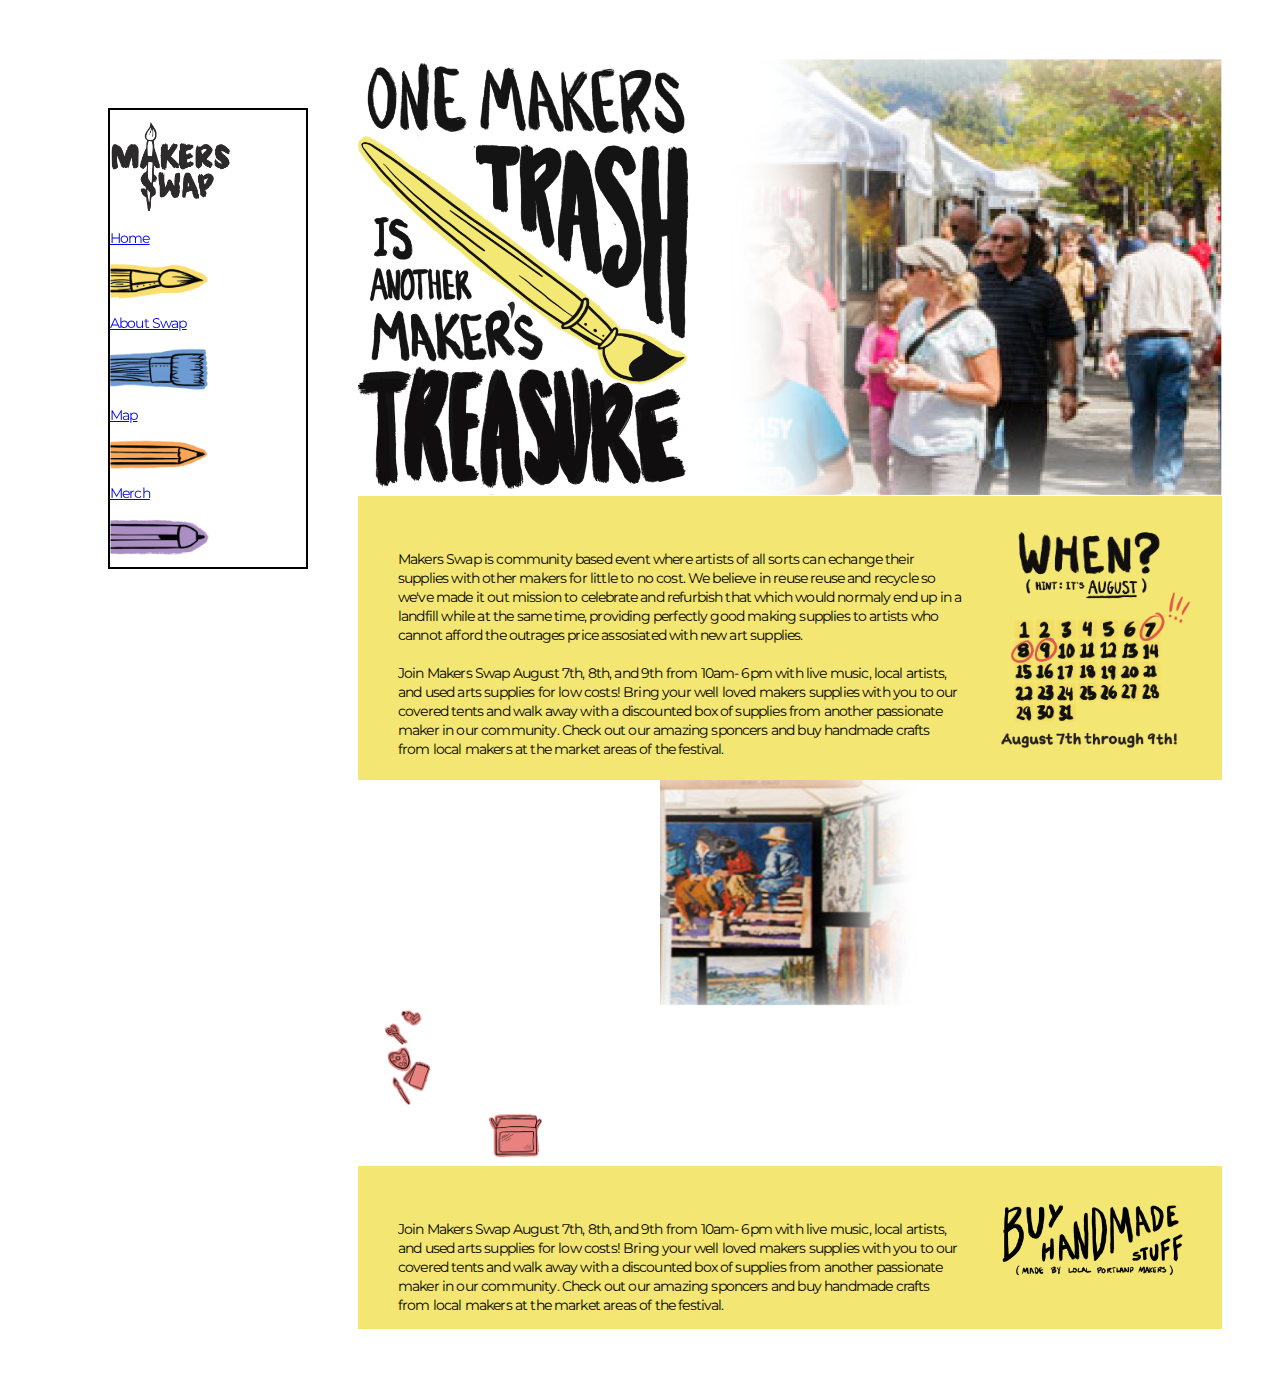
<file: index.html>
<!DOCTYPE html>
<html>

<head>
	<meta charset="utf-8">
	<meta name="viewport" content="width=device-width">
	<title>makersswap</title>
	<link href="style.css" rel="stylesheet" type="text/css" />
</head>

<body>
	<div class="parent">
		<div class="mobile-menu">
			<div id="dropme">
				<img class="logosidebar" <a href="about.html"src="images/mobilemenuyellow.png" >
        
            <div class="dropdown">

               <img src="images/yellowmenu.png" ></a>
              <a href="about.html" class="menuhover"><p>About Swap</p>
          <img src="images/bluemenu.png" class="logosidebar"></a>

          <a href="map.html" class="menuhover"><p>Map</p>
          <img src="images/orangemenu.png" class="logosidebar"></a>

          <a href="merch.html" class="menuhover"><p>Merch</p>
          <img src="images/purplemenu.png" class="logosidebar"></a>
        </div>
        </div>
  </div>
		<div class="sidebar">
			<img src= "images/logo.png" class="logo">

         <a href="index.html" class="menuhover"><p>Home</p>
          <img class="logosidebar" src="images/yellowmenu.png" ></a>

          <a href="about.html" class="menuhover"><p>About Swap</p>
          <img src="images/bluemenu.png" class="logosidebar"></a>

          <a href="map.html" class="menuhover"><p>Map</p>
          <img src="images/orangemenu.png" class="logosidebar"></a>

          <a href="merch.html" class="menuhover"><p>Merch</p>
          <img src="images/purplemenu.png" class="logosidebar"></a>
        
    </div>
    <div class="main">
      <img src="images/main1.png" class="mainimg" />
      <div class="yellow">
  <div class="yellowtype">
<p> 
  Makers Swap is  community based event where artists of all sorts can echange their supplies with other makers for little to no cost. We believe in reuse reuse and recycle so we've made it out mission to celebrate and refurbish that which would normaly end up in a landfill while at the same time, providing perfectly good making supplies to artists who cannot afford the outrages price assosiated with new art supplies. <br><br>Join Makers Swap August 7th, 8th, and 9th from 10am- 6pm with live music, local artists, and used arts supplies for low costs! 
  Bring your well loved makers supplies with you to our covered tents and walk away with a discounted box of supplies from another passionate maker in our community. Check out our amazing sponcers and buy handmade crafts from local makers at the market areas of the festival.</p>
</div>

 <img class="yellowimg" src="images/yellowimg1.png"/>
 </div>
      <div class="row">
      <div class="2-1">
        <img src="images/main2-1.png" class="mainimg2" />
        </div>
    
       <div class="2-2">

        <img src="images/falling.png" class="fallingstuff" />

        <img src="images/fallingbox.png" class="box" />

        </div>
        <div class="2-3"
        <img src="images/main2-3.png" class="mainimg2" />
        </div>
      </div>

 <div class="yellow">
  <div class="yellowtype">
<p> 
  Join Makers Swap August 7th, 8th, and 9th from 10am- 6pm with live music, local artists, and used arts supplies for low costs! 
  Bring your well loved makers supplies with you to our covered tents and walk away with a discounted box of supplies from another passionate maker in our community. Check out our amazing sponcers and buy handmade crafts from local makers at the market areas of the festival.</p>
</div>

 <img class="yellowimg" src="images/yellowimg2.png"/>
 </div>
</div>



<script
  src="https://code.jquery.com/jquery-3.6.0.min.js"
  integrity="sha256-/xUj+3OJU5yExlq6GSYGSHk7tPXikynS7ogEvDej/m4="
  crossorigin="anonymous"></script>
    <script src="script.js"></script>
  </body>
</html>
</file>
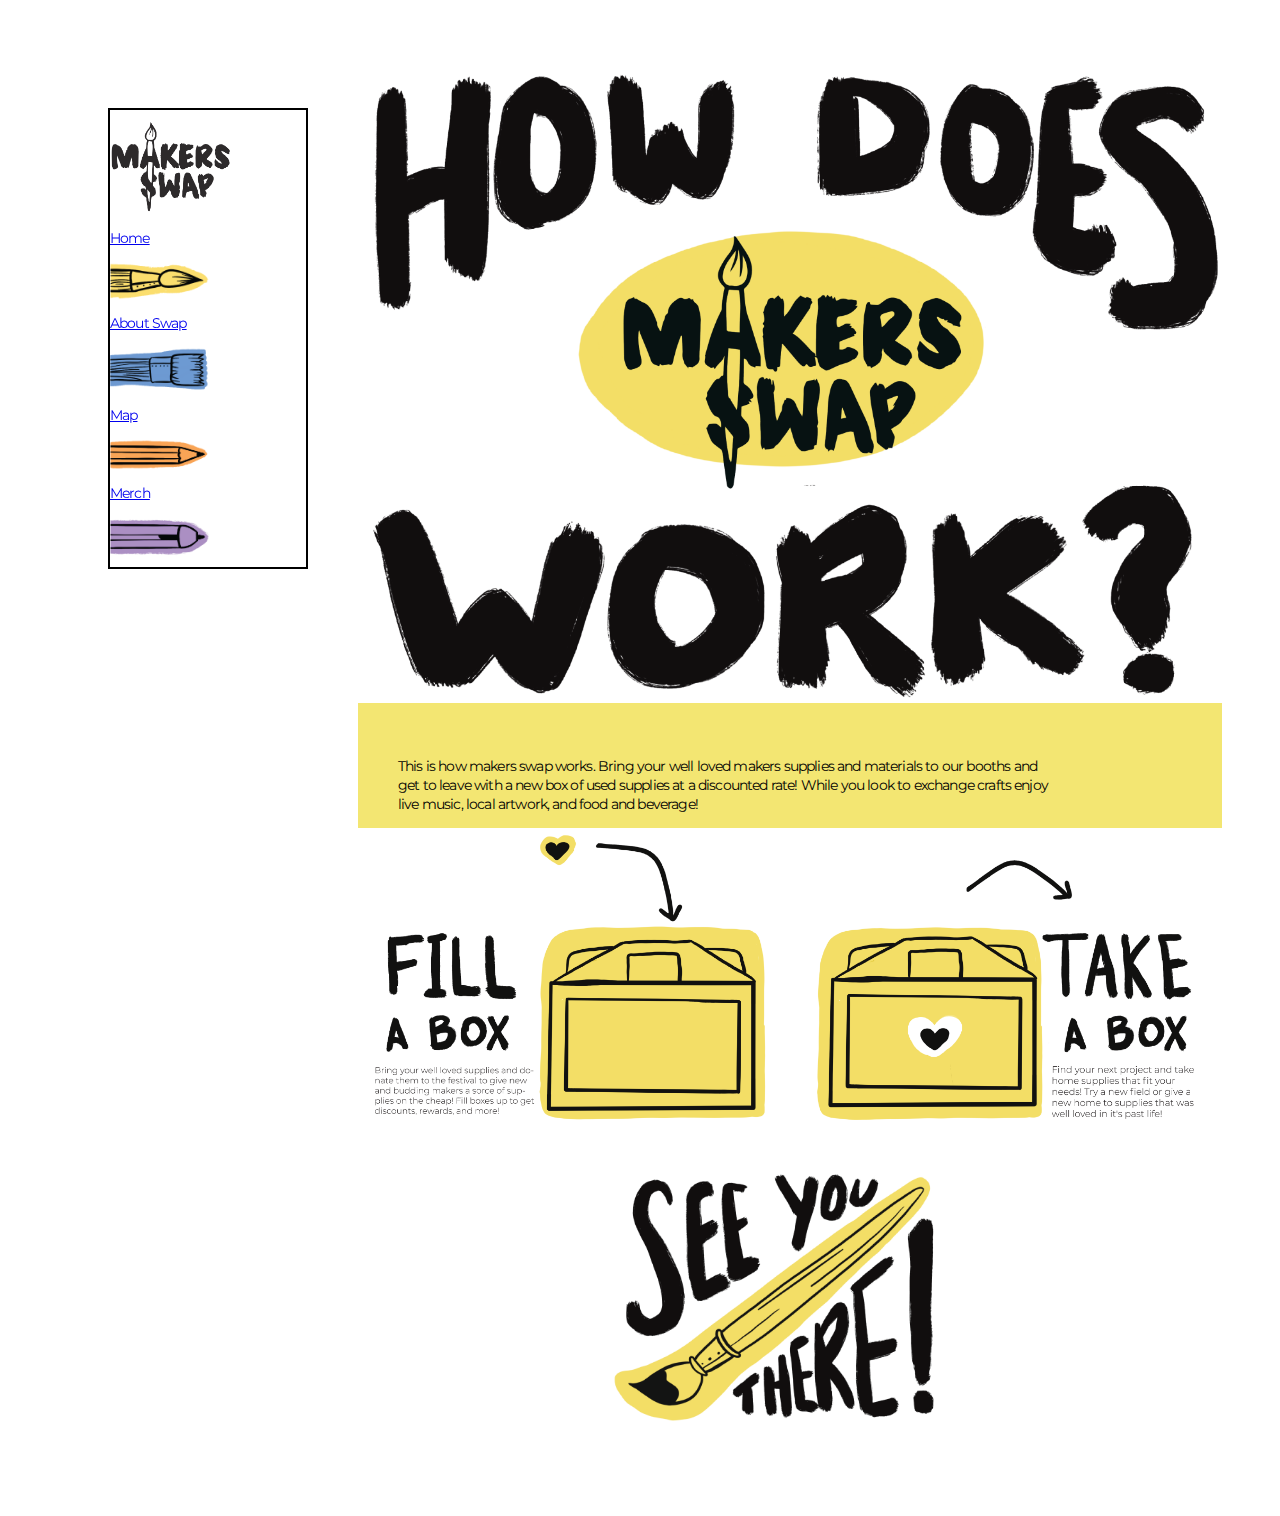
<file: about.html>
<html>

<head>
	<meta charset="utf-8">
	<meta name="viewport" content="width=device-width">
	<title>makersswap</title>
	<link href="style.css" rel="stylesheet" type="text/css" />
</head>

<body>
	<div class="parent">
    <div class="mobile-menu">
			<div id="dropme">
				<img class="logosidebar" src="images/mobilemenuyellow.png" >
        
            <div class="dropdown">
              <a href="about.html" class="menuhover"><p>About Swap</p>
          <img src="images/bluemenu.png" class="logosidebar"></a>

          <a href="map.html" class="menuhover"><p>Map</p>
          <img src="images/orangemenu.png" class="logosidebar"></a>

          <a href="merch.html" class="menuhover"><p>Merch</p>
          <img src="images/purplemenu.png" class="logosidebar"></a>
        </div>
        </div>
  </div>
		<div class="sidebar">
			<img src= "images/logo.png" class="logo">

         <a href="index.html"class="menuhover"><p>Home</p>
          <img class="logosidebar" src="images/yellowmenu.png" ></a>

          <a href="about.html" class="menuhover"><p>About Swap</p>
          <img src="images/bluemenu.png" class="logosidebar"></a>

          <a href="map.html" class="menuhover"><p>Map</p>
          <img src="images/orangemenu.png" class="logosidebar"></a>

          <a href="merch.html" class="menuhover"><p>Merch</p>
          <img src="images/purplemenu.png" class="logosidebar"></a>
        
        </div>
    <div class="main">
      <div class="sidebyside">
      <img src="images/howwork.png" class="mainimgside"/>
      </div> 
      <div class="yellow" >
      <div class="yellowtype">
<p> This is how makers swap works. Bring your well loved makers supplies and materials to our booths and get to leave with a new box of used supplies at a discounted rate! While you look to exchange crafts enjoy live music, local artwork, and food and beverage!</p>
</div>
</div>
<img src="images/howwork2.png" class="mainimg"/>
<img src="images/howwork3.png" class="mainimg"/>       
</div>
<script
  src="https://code.jquery.com/jquery-3.6.0.min.js"
  integrity="sha256-/xUj+3OJU5yExlq6GSYGSHk7tPXikynS7ogEvDej/m4="
  crossorigin="anonymous"></script>
    <script src="script.js"></script>
  </body>
</html>
</file>
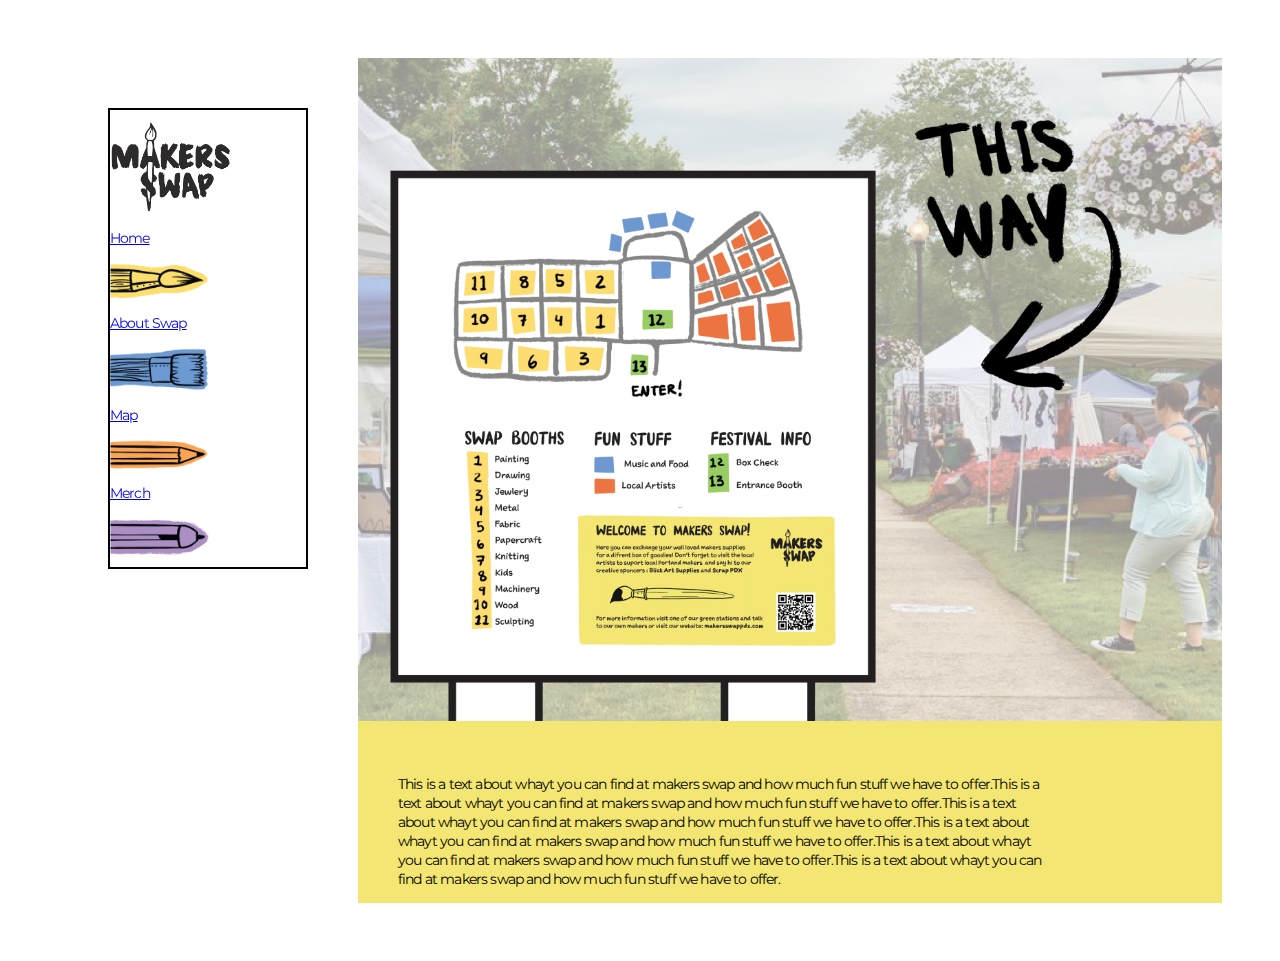
<file: map.html>
<html>

<head>
	<meta charset="utf-8">
	<meta name="viewport" content="width=device-width">
	<title>makersswap</title>
	<link href="style.css" rel="stylesheet" type="text/css" />
</head>

<body>
	<div class="parent">
    <div class="mobile-menu">
			<div id="dropme">
				<img class="logosidebar" src="images/mobilemenuyellow.png" >
        
            <div class="dropdown">
              <a href="about.html" class="menuhover"><p>About Swap</p>
          <img src="images/bluemenu.png" class="logosidebar"></a>

          <a href="map.html" class="menuhover"><p>Map</p>
          <img src="images/orangemenu.png" class="logosidebar"></a>

          <a href="merch.html" class="menuhover"><p>Merch</p>
          <img src="images/purplemenu.png" class="logosidebar"></a>
        </div>
        </div>
  </div>
		<div class="sidebar">
			<img src= "images/logo.png" class="logo">

         <a href="index.html"class="menuhover"><p>Home</p>
          <img class="logosidebar" src="images/yellowmenu.png" ></a>

          <a href="about.html" class="menuhover"><p>About Swap</p>
          <img src="images/bluemenu.png" class="logosidebar"></a>

          <a href="map.html" class="menuhover"><p>Map</p>
          <img src="images/orangemenu.png" class="logosidebar"></a>

          <a href="merch.html" class="menuhover"><p>Merch</p>
          <img src="images/purplemenu.png" class="logosidebar"></a>
        
        </div>
    <div class="main">
       <img src="images/map.png" class="mainimg" />
      <div class="yellow">
  <div class="yellowtype">
<p> 
  This is a text about whayt you can find at makers swap and how much fun stuff we have to offer.This is a text about whayt you can find at makers swap and how much fun stuff we have to offer.This is a text about whayt you can find at makers swap and how much fun stuff we have to offer.This is a text about whayt you can find at makers swap and how much fun stuff we have to offer.This is a text about whayt you can find at makers swap and how much fun stuff we have to offer.This is a text about whayt you can find at makers swap and how much fun stuff we have to offer.</p>
</div>

        </div>
      

</div>



<script
  src="https://code.jquery.com/jquery-3.6.0.min.js"
  integrity="sha256-/xUj+3OJU5yExlq6GSYGSHk7tPXikynS7ogEvDej/m4="
  crossorigin="anonymous"></script>
    <script src="script.js"></script>
  </body>
</html>
</file>
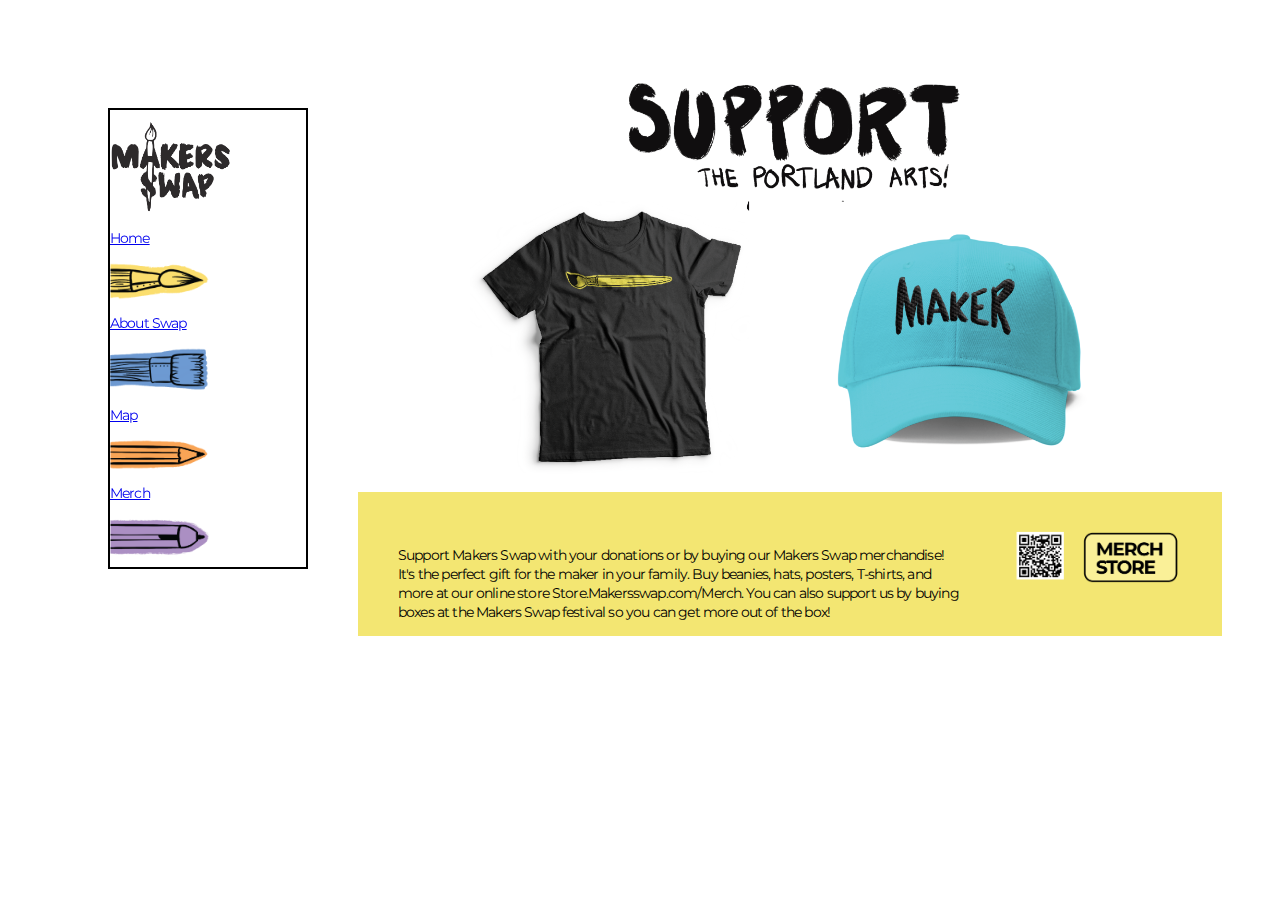
<file: merch.html>
<html>

<head>
	<meta charset="utf-8">
	<meta name="viewport" content="width=device-width">
	<title>makersswap</title>
	<link href="style.css" rel="stylesheet" type="text/css" />
</head>

<body>
	<div class="parent">
    <div class="mobile-menu">
			<div id="dropme">
				<img class="logosidebar" src="images/mobilemenuyellow.png" >
        
            <div class="dropdown">
              <a href="about.html" class="menuhover"><p>About Swap</p>
          <img src="images/bluemenu.png" class="logosidebar"></a>

          <a href="map.html" class="menuhover"><p>Map</p>
          <img src="images/orangemenu.png" class="logosidebar"></a>

          <a href="merch.html" class="menuhover"><p>Merch</p>
          <img src="images/purplemenu.png" class="logosidebar"></a>
        </div>
        </div>
  </div>
		<div class="sidebar">
			<img src= "images/logo.png" class="logo">

         <a href="index.html"class="menuhover"><p>Home</p>
          <img class="logosidebar" src="images/yellowmenu.png" ></a>

          <a href="about.html" class="menuhover"><p>About Swap</p>
          <img src="images/bluemenu.png" class="logosidebar"></a>

          <a href="map.html" class="menuhover"><p>Map</p>
          <img src="images/orangemenu.png" class="logosidebar"></a>

          <a href="merch.html" class="menuhover"><p>Merch</p>
          <img src="images/purplemenu.png" class="logosidebar"></a>
        
        </div>
    <div class="main">
      <img src="images/merch.png" class="mainimg" />
      <div class="yellow">
  <div class="yellowtype">
<p> 
  Support Makers Swap with your donations or by buying our Makers Swap merchandise! It's the perfect gift for the maker in your family. Buy beanies, hats, posters, T-shirts, and more at our online store Store.Makersswap.com/Merch. You can also support us by buying boxes at the Makers Swap festival so you can get more out of the box!</p>
</div>
<img class="yellowimg" src="images/yellowmerchimg.png"/>
 
        </div>
        
</div>



<script
  src="https://code.jquery.com/jquery-3.6.0.min.js"
  integrity="sha256-/xUj+3OJU5yExlq6GSYGSHk7tPXikynS7ogEvDej/m4="
  crossorigin="anonymous"></script>
    <script src="script.js"></script>
  </body>
</html>
</file>
<file: style.css>
@import url('https://fonts.googleapis.com/css2?family=Montserrat&display=swap');

* {box-sizing: border-box;}

.falling {
    top:0px;
    right:0px;
    width:100px;
}
.fallingstuff{
  position:relative;
    top:0px;
    right:0px;
    width:100px;
}

.box{
  position:relative;
    top:0px;
    right:0px;
    width:100px;
}

.main {
  flex: 80%;
  margin: auto;
  padding: 0px 0px 0px 300px;
  position: relative;
  border: 2px green;
  z-index: -1;
  
}
.mainimg {
  width: 100%;
  height: auto;
  display: flex;
  margin: auto;
  position: relative;
}
.mainimg2 {
  width: 30%;
  height: auto;
  display: flex;
  margin: auto;
  position: left;
}
.mainimgside {
  width: 50%;
height:auto;
flex: 50%;
}

.sidebar {
  flex: 20%;
  flex-direction:column;
  width: 200px;
  margin: 50px;
  padding: 10px 60px 10px 0px;
  border: 2px solid black;
  position: fixed;
  z-index: 100;
}
.yellow{
  background-color: #F3E672;
  border: #F3E672;
  display: flex;
  position: relative;
  
}
.sidebyside {
 display: flex;
margin: auto;
}
.yellowside { 
  background-color: #F3E672;
  border: #F3E672;
  width: 50%;
  height: auto;


}
.yellowimg{
  display: flex;
  padding: 30px;
  width: 30%; 
  height: 30%;
}
.yellowtype {
  display: flex;
  padding: 40px 0px 0px 40px;
  width: 80%; 
  height: auto;
}
.parent {
  display: flex;
  border: 2px green;
  margin: auto;
  padding: 50px
}
.menuhover:hover {
  border:1px solid red;
}
a.menuhover{display:inline-block;}
.logosidebar {
  display: flex;
  width:100px;
  transition: transform .2s;
  transform-origin: left;
  
}

.logosidebar:hover {
  -ms-transform: scale(1.5); 
  -webkit-transform: scale(1.5);
  transform: scale(1.5); 
}

.logo{
  display: flex;
  width: 90%;
  height: 90%;
  flex: 30%;
}

body{ 
font-family: Montserrat;
font-size: 14px;
font-style: normal;
font-weight: 400;
line-height: 19px;
letter-spacing: -0.06em;
text-align: left;
}
.mobile-menu {
  display:none;
  border: solid black ;
  padding: 20px;
}
.sidebar {
  display:flex;
}
@media screen and (max-width: 768px) {
  .mobile-menu {
  display:block;
}
.sidebar {
  display:none;
}
body {
  }

.row {
  display: flex;
}
.yellow {
  flex-direction: column;
}
.sidebar {
   flex-direction: column;
   position: relative;
   display: none;
   flex: 100%;
  border: 2px solid black;
  z-index: 100;
  float: none;
  width: 25%;
}
.logosidebar {
  width:100%;
}
.main{
  padding: 0px;
}
.parent {
  flex-direction: column;
  padding: 0px;
}
.yellowimg{
  width: 100%;
  height:auto;
  }
  
  .dropdown {
    display:none;
  }
  .active {
    display: flex;
    flex-direction:column;
  }
  .logosidebar:hover {transform: scale(1);}
}
</file>
